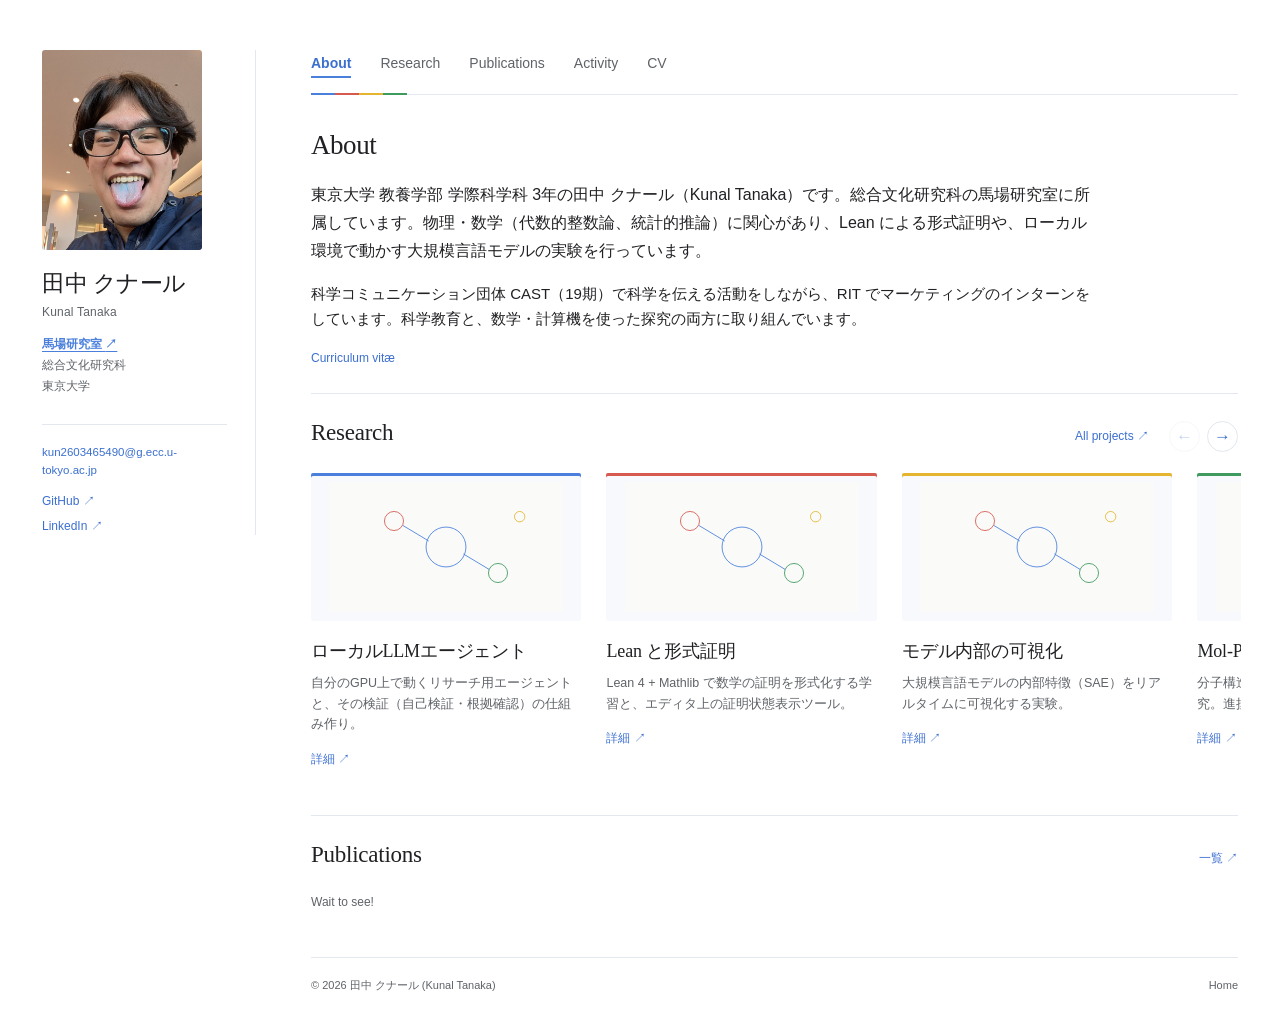
<file: index.html>
<!doctype html>
<html lang="ja">
  <head>
    <meta charset="utf-8">
    <meta name="viewport" content="width=device-width, initial-scale=1">
    <meta name="color-scheme" content="light">
    <title>田中 クナール · Kunal Tanaka</title>
    <meta name="description" content="東京大学 学際科学科の Kunal Tanaka のウェブサイト。">
    <meta name="theme-color" content="#ffffff">
    <link rel="icon" href="assets/images/favicon.svg" type="image/svg+xml">
    <link rel="stylesheet" href="assets/css/site.css">
    <script src="assets/js/carousel.js" defer></script>
  </head>
  <body>
    <a class="skip-link" href="#main-content">Skip to content</a>
    <div class="site-shell">
      <!-- SIDEBAR: replace portrait, name, affiliation, links. Used on every page. -->
      <aside class="site-sidebar" aria-label="Profile and contact">
        <div class="profile">
          <a class="portrait-link" href="./" aria-label="田中 クナール (Kunal Tanaka) — homepage"><img class="portrait" src="assets/images/portrait.jpg" onerror="this.onerror=null;this.src='assets/images/portrait.svg'" alt="田中 クナール (Kunal Tanaka) の写真" width="160" height="200"></a>
          <a class="profile-name" href="./">田中 クナール</a><span class="profile-name-en">Kunal Tanaka</span>
          <p class="profile-affiliation"><a class="team-link" href="https://bb.c.u-tokyo.ac.jp">馬場研究室 <span aria-hidden="true">↗</span></a><br>総合文化研究科<br>東京大学</p>
        </div>
        <div class="profile-links">
          <a href="mailto:kun2603465490@g.ecc.u-tokyo.ac.jp">kun2603465490@g.ecc.u-tokyo.ac.jp</a>
          <a href="https://github.com/kunaltanaka">GitHub <span aria-hidden="true">↗</span></a>
          <a href="https://www.linkedin.com/in/%E3%82%AF%E3%83%8A%E3%83%BC%E3%83%AB-%E7%94%B0%E4%B8%AD-b22467379/">LinkedIn <span aria-hidden="true">↗</span></a>
        </div>
      </aside>

      <div class="main-column">
        <header class="site-header"><nav class="site-navigation" aria-label="Main navigation">
    <a href="./" aria-current="page">About</a>
    <a href="research/">Research</a>
    <a href="publications/">Publications</a>
    <a href="activity/">Activity</a>
    <a href="cv/">CV</a>
        </nav></header>
        <main id="main-content">
<header class="home-intro">
  <h1>About</h1>
  <div class="prose"><p>東京大学 教養学部 学際科学科 3年の田中 クナール（Kunal Tanaka）です。総合文化研究科の馬場研究室に所属しています。物理・数学（代数的整数論、統計的推論）に関心があり、Lean による形式証明や、ローカル環境で動かす大規模言語モデルの実験を行っています。</p>
<p>科学コミュニケーション団体 CAST（19期）で科学を伝える活動をしながら、RIT でマーケティングのインターンをしています。科学教育と、数学・計算機を使った探究の両方に取り組んでいます。</p></div>
  <div class="text-links"><a href="cv/">Curriculum vitæ</a></div>
</header>
<section class="research-section" aria-labelledby="research-heading">
  <div class="section-heading">
    <h2 id="research-heading">Research</h2>
    <div class="research-navigation">
      <a href="research/">All projects <span aria-hidden="true">↗</span></a>
      <div class="project-controls" hidden>
        <button type="button" data-project-step="-1" aria-label="Previous projects"><span aria-hidden="true">←</span></button>
        <button type="button" data-project-step="1" aria-label="Next projects"><span aria-hidden="true">→</span></button>
      </div>
    </div>
  </div>
  <div class="project-grid project-carousel" data-project-carousel tabindex="0" role="region" aria-label="研究プロジェクト。横にスクロールできます">
<article class="project-card">
  <a class="project-thumbnail" href="research/"><img src="assets/images/thumb.svg" alt="ローカルLLMエージェントの概念図" width="540" height="300" loading="lazy"></a>
  <h3><a href="research/">ローカルLLMエージェント</a></h3>
  <p>自分のGPU上で動くリサーチ用エージェントと、その検証（自己検証・根拠確認）の仕組み作り。</p>
  <a class="project-more" href="research/">詳細 <span aria-hidden="true">↗</span></a>
</article>
<article class="project-card">
  <a class="project-thumbnail" href="research/"><img src="assets/images/thumb.svg" alt="Lean と形式証明の概念図" width="540" height="300" loading="lazy"></a>
  <h3><a href="research/">Lean と形式証明</a></h3>
  <p>Lean 4 + Mathlib で数学の証明を形式化する学習と、エディタ上の証明状態表示ツール。</p>
  <a class="project-more" href="research/">詳細 <span aria-hidden="true">↗</span></a>
</article>
<article class="project-card">
  <a class="project-thumbnail" href="research/"><img src="assets/images/thumb.svg" alt="モデル内部の可視化の概念図" width="540" height="300" loading="lazy"></a>
  <h3><a href="research/">モデル内部の可視化</a></h3>
  <p>大規模言語モデルの内部特徴（SAE）をリアルタイムに可視化する実験。</p>
  <a class="project-more" href="research/">詳細 <span aria-hidden="true">↗</span></a>
</article>
<article class="project-card">
  <a class="project-thumbnail" href="research/"><img src="assets/images/thumb.svg" alt="Mol-PECO / M2ORの概念図" width="540" height="300" loading="lazy"></a>
  <h3><a href="research/">Mol-PECO / M2OR</a></h3>
  <p>分子構造と匂いの対応を機械学習で扱う研究。進捗報告をまとめている。</p>
  <a class="project-more" href="research/">詳細 <span aria-hidden="true">↗</span></a>
</article>
  </div>
</section>
<section class="selected-section" aria-labelledby="selected-heading">
  <div class="section-heading"><h2 id="selected-heading">Publications</h2><a href="publications/">一覧 <span aria-hidden="true">↗</span></a></div>
  <p class="bibliography-note">Wait to see!</p>
</section>

        </main>
        <footer class="site-footer"><span>© 2026 田中 クナール (Kunal Tanaka)</span><a href="index.html">Home</a></footer>
      </div>
    </div>
  </body>
</html>
</file>
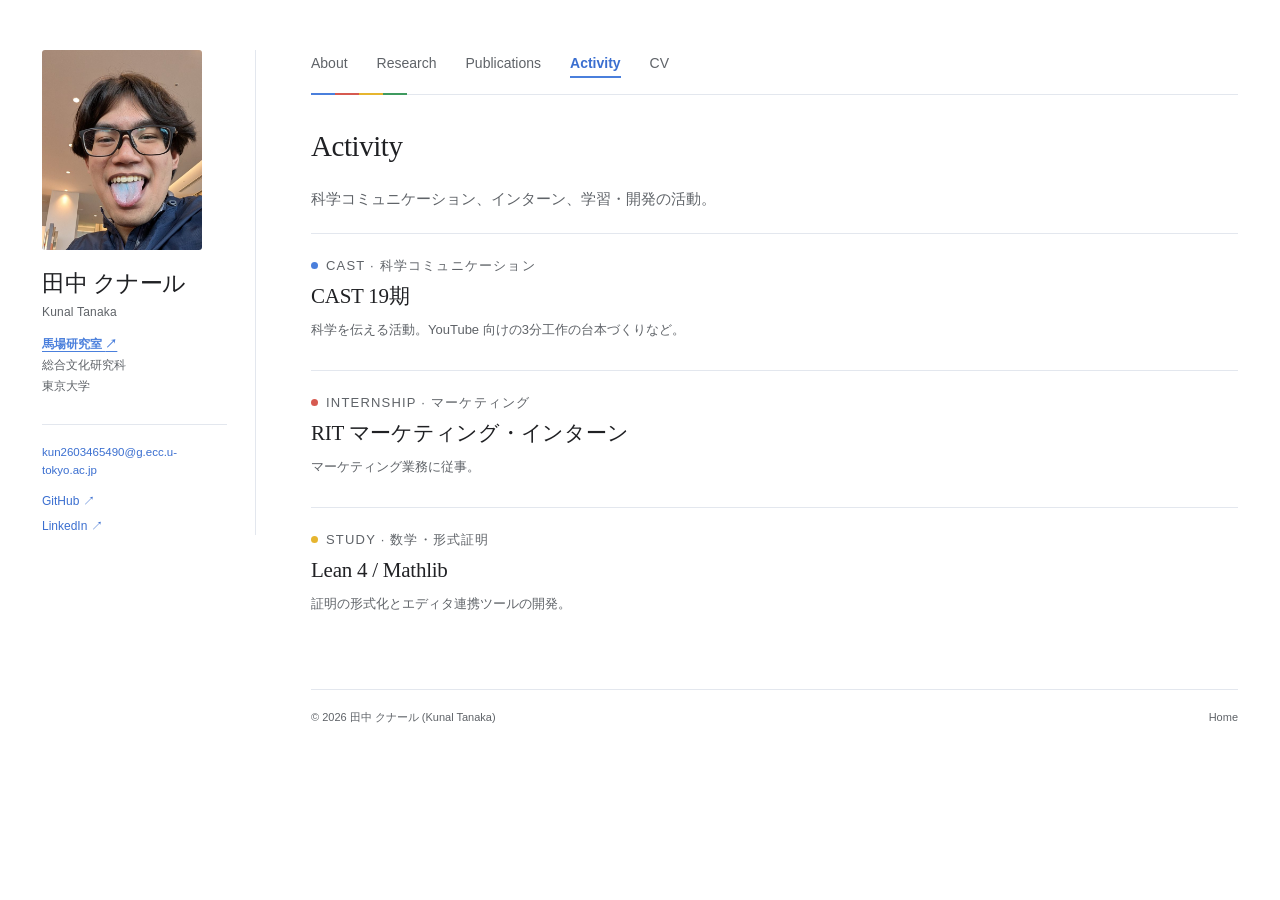
<file: activity/index.html>
<!doctype html>
<html lang="ja">
  <head>
    <meta charset="utf-8">
    <meta name="viewport" content="width=device-width, initial-scale=1">
    <meta name="color-scheme" content="light">
    <title>Activity · 田中 クナール</title>
    <meta name="description" content="活動。">
    <meta name="theme-color" content="#ffffff">
    <link rel="icon" href="../assets/images/favicon.svg" type="image/svg+xml">
    <link rel="stylesheet" href="../assets/css/site.css">
  </head>
  <body>
    <a class="skip-link" href="#main-content">Skip to content</a>
    <div class="site-shell">
      <!-- SIDEBAR: replace portrait, name, affiliation, links. Used on every page. -->
      <aside class="site-sidebar" aria-label="Profile and contact">
        <div class="profile">
          <a class="portrait-link" href="../" aria-label="田中 クナール (Kunal Tanaka) — homepage"><img class="portrait" src="../assets/images/portrait.jpg" onerror="this.onerror=null;this.src='../assets/images/portrait.svg'" alt="田中 クナール (Kunal Tanaka) の写真" width="160" height="200"></a>
          <a class="profile-name" href="../">田中 クナール</a><span class="profile-name-en">Kunal Tanaka</span>
          <p class="profile-affiliation"><a class="team-link" href="https://bb.c.u-tokyo.ac.jp">馬場研究室 <span aria-hidden="true">↗</span></a><br>総合文化研究科<br>東京大学</p>
        </div>
        <div class="profile-links">
          <a href="mailto:kun2603465490@g.ecc.u-tokyo.ac.jp">kun2603465490@g.ecc.u-tokyo.ac.jp</a>
          <a href="https://github.com/kunaltanaka">GitHub <span aria-hidden="true">↗</span></a>
          <a href="https://www.linkedin.com/in/%E3%82%AF%E3%83%8A%E3%83%BC%E3%83%AB-%E7%94%B0%E4%B8%AD-b22467379/">LinkedIn <span aria-hidden="true">↗</span></a>
        </div>
      </aside>

      <div class="main-column">
        <header class="site-header"><nav class="site-navigation" aria-label="Main navigation">
    <a href="../">About</a>
    <a href="../research/">Research</a>
    <a href="../publications/">Publications</a>
    <a href="../activity/" aria-current="page">Activity</a>
    <a href="../cv/">CV</a>
        </nav></header>
        <main id="main-content">
<article class="page-content">
  <header class="page-header">
    <h1>Activity</h1>
    <p class="page-description">科学コミュニケーション、インターン、学習・開発の活動。</p>
  </header>
<article class="activity-entry"><p class="eyebrow">CAST · 科学コミュニケーション</p><h2>CAST 19期</h2><p>科学を伝える活動。YouTube 向けの3分工作の台本づくりなど。</p></article>
<article class="activity-entry"><p class="eyebrow">Internship · マーケティング</p><h2>RIT マーケティング・インターン</h2><p>マーケティング業務に従事。</p></article>
<article class="activity-entry"><p class="eyebrow">Study · 数学・形式証明</p><h2>Lean 4 / Mathlib</h2><p>証明の形式化とエディタ連携ツールの開発。</p></article>
</article>

        </main>
        <footer class="site-footer"><span>© 2026 田中 クナール (Kunal Tanaka)</span><a href="../index.html">Home</a></footer>
      </div>
    </div>
  </body>
</html>
</file>
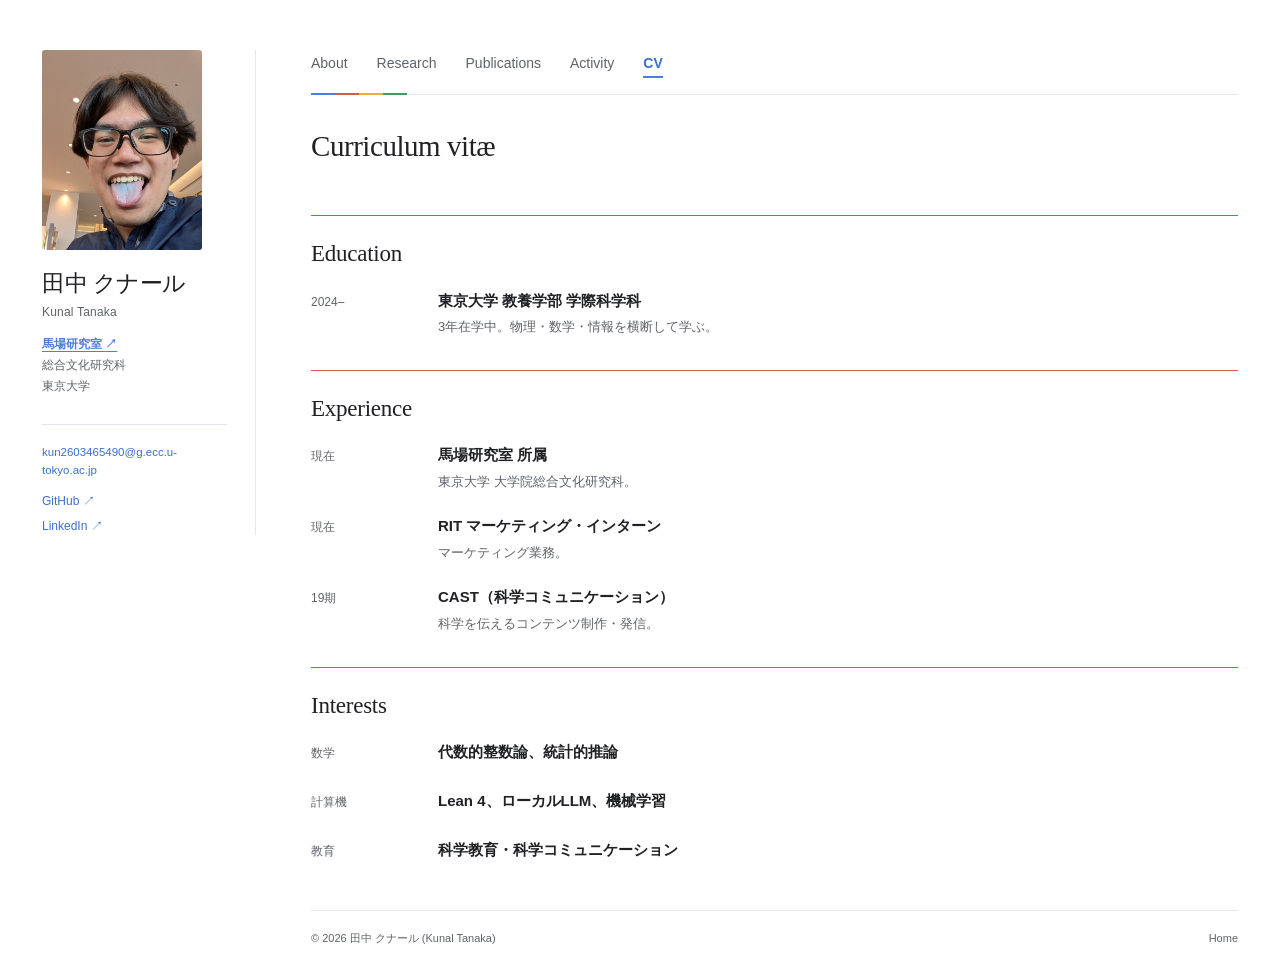
<file: cv/index.html>
<!doctype html>
<html lang="ja">
  <head>
    <meta charset="utf-8">
    <meta name="viewport" content="width=device-width, initial-scale=1">
    <meta name="color-scheme" content="light">
    <title>CV · 田中 クナール</title>
    <meta name="description" content="経歴。">
    <meta name="theme-color" content="#ffffff">
    <link rel="icon" href="../assets/images/favicon.svg" type="image/svg+xml">
    <link rel="stylesheet" href="../assets/css/site.css">
  </head>
  <body>
    <a class="skip-link" href="#main-content">Skip to content</a>
    <div class="site-shell">
      <!-- SIDEBAR: replace portrait, name, affiliation, links. Used on every page. -->
      <aside class="site-sidebar" aria-label="Profile and contact">
        <div class="profile">
          <a class="portrait-link" href="../" aria-label="田中 クナール (Kunal Tanaka) — homepage"><img class="portrait" src="../assets/images/portrait.jpg" onerror="this.onerror=null;this.src='../assets/images/portrait.svg'" alt="田中 クナール (Kunal Tanaka) の写真" width="160" height="200"></a>
          <a class="profile-name" href="../">田中 クナール</a><span class="profile-name-en">Kunal Tanaka</span>
          <p class="profile-affiliation"><a class="team-link" href="https://bb.c.u-tokyo.ac.jp">馬場研究室 <span aria-hidden="true">↗</span></a><br>総合文化研究科<br>東京大学</p>
        </div>
        <div class="profile-links">
          <a href="mailto:kun2603465490@g.ecc.u-tokyo.ac.jp">kun2603465490@g.ecc.u-tokyo.ac.jp</a>
          <a href="https://github.com/kunaltanaka">GitHub <span aria-hidden="true">↗</span></a>
          <a href="https://www.linkedin.com/in/%E3%82%AF%E3%83%8A%E3%83%BC%E3%83%AB-%E7%94%B0%E4%B8%AD-b22467379/">LinkedIn <span aria-hidden="true">↗</span></a>
        </div>
      </aside>

      <div class="main-column">
        <header class="site-header"><nav class="site-navigation" aria-label="Main navigation">
    <a href="../">About</a>
    <a href="../research/">Research</a>
    <a href="../publications/">Publications</a>
    <a href="../activity/">Activity</a>
    <a href="../cv/" aria-current="page">CV</a>
        </nav></header>
        <main id="main-content">
<article class="page-content">
  <header class="page-header">
    <h1>Curriculum vitæ</h1>
  </header>
<section class="cv-section">
<h2>Education</h2>
<div class="cv-entry"><span class="cv-date">2024–</span><div><h3>東京大学 教養学部 学際科学科</h3><p>3年在学中。物理・数学・情報を横断して学ぶ。</p></div></div>
</section>
<section class="cv-section">
<h2>Experience</h2>
<div class="cv-entry"><span class="cv-date">現在</span><div><h3>馬場研究室 所属</h3><p>東京大学 大学院総合文化研究科。</p></div></div>
<div class="cv-entry"><span class="cv-date">現在</span><div><h3>RIT マーケティング・インターン</h3><p>マーケティング業務。</p></div></div>
<div class="cv-entry"><span class="cv-date">19期</span><div><h3>CAST（科学コミュニケーション）</h3><p>科学を伝えるコンテンツ制作・発信。</p></div></div>
</section>
<section class="cv-section">
<h2>Interests</h2>
<div class="cv-entry"><span class="cv-date">数学</span><div><h3>代数的整数論、統計的推論</h3><p></p></div></div>
<div class="cv-entry"><span class="cv-date">計算機</span><div><h3>Lean 4、ローカルLLM、機械学習</h3><p></p></div></div>
<div class="cv-entry"><span class="cv-date">教育</span><div><h3>科学教育・科学コミュニケーション</h3><p></p></div></div>
</section>
</article>

        </main>
        <footer class="site-footer"><span>© 2026 田中 クナール (Kunal Tanaka)</span><a href="../index.html">Home</a></footer>
      </div>
    </div>
  </body>
</html>
</file>
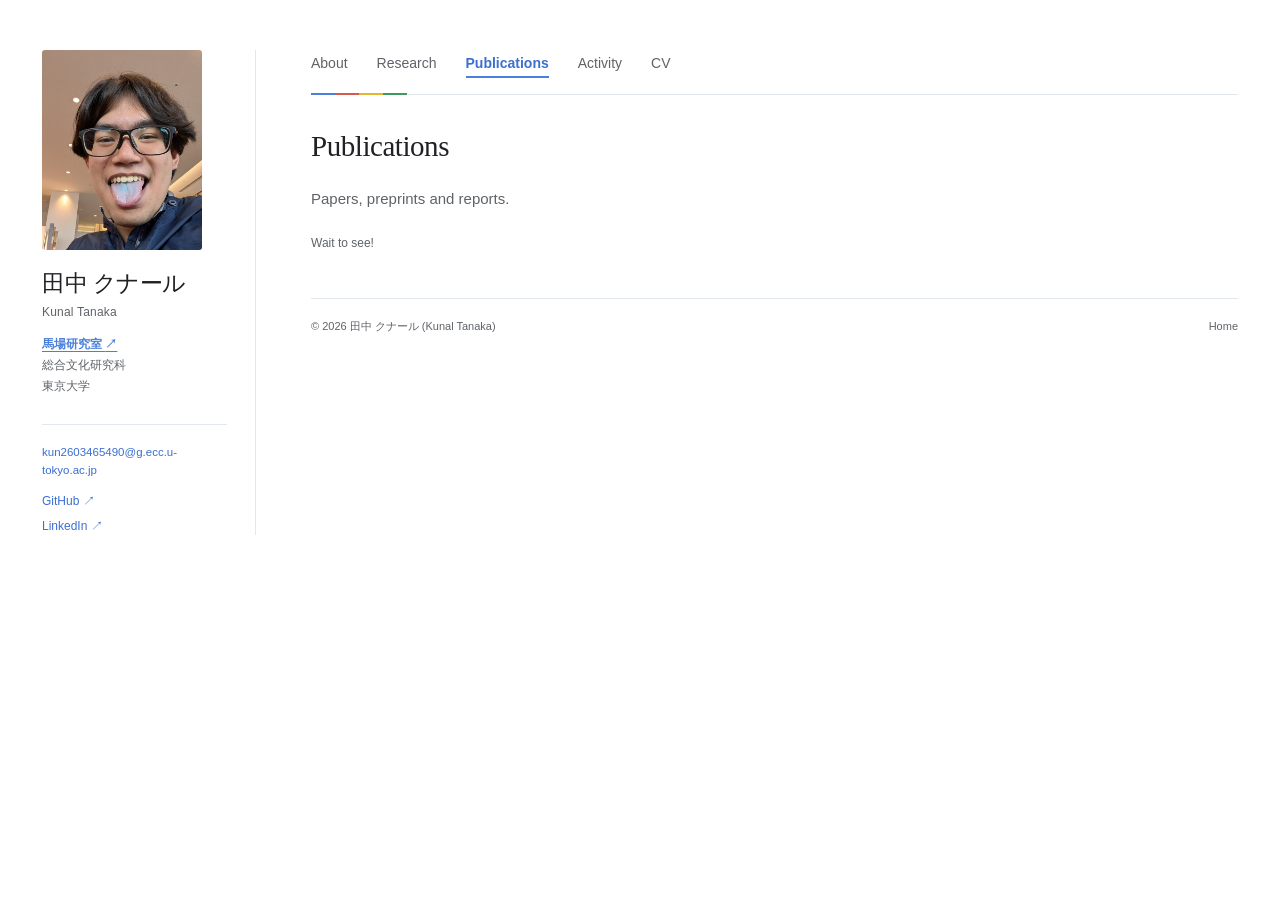
<file: publications/index.html>
<!doctype html>
<html lang="ja">
  <head>
    <meta charset="utf-8">
    <meta name="viewport" content="width=device-width, initial-scale=1">
    <meta name="color-scheme" content="light">
    <title>Publications · 田中 クナール</title>
    <meta name="description" content="論文・報告書。">
    <meta name="theme-color" content="#ffffff">
    <link rel="icon" href="../assets/images/favicon.svg" type="image/svg+xml">
    <link rel="stylesheet" href="../assets/css/site.css">
  </head>
  <body>
    <a class="skip-link" href="#main-content">Skip to content</a>
    <div class="site-shell">
      <!-- SIDEBAR: replace portrait, name, affiliation, links. Used on every page. -->
      <aside class="site-sidebar" aria-label="Profile and contact">
        <div class="profile">
          <a class="portrait-link" href="../" aria-label="田中 クナール (Kunal Tanaka) — homepage"><img class="portrait" src="../assets/images/portrait.jpg" onerror="this.onerror=null;this.src='../assets/images/portrait.svg'" alt="田中 クナール (Kunal Tanaka) の写真" width="160" height="200"></a>
          <a class="profile-name" href="../">田中 クナール</a><span class="profile-name-en">Kunal Tanaka</span>
          <p class="profile-affiliation"><a class="team-link" href="https://bb.c.u-tokyo.ac.jp">馬場研究室 <span aria-hidden="true">↗</span></a><br>総合文化研究科<br>東京大学</p>
        </div>
        <div class="profile-links">
          <a href="mailto:kun2603465490@g.ecc.u-tokyo.ac.jp">kun2603465490@g.ecc.u-tokyo.ac.jp</a>
          <a href="https://github.com/kunaltanaka">GitHub <span aria-hidden="true">↗</span></a>
          <a href="https://www.linkedin.com/in/%E3%82%AF%E3%83%8A%E3%83%BC%E3%83%AB-%E7%94%B0%E4%B8%AD-b22467379/">LinkedIn <span aria-hidden="true">↗</span></a>
        </div>
      </aside>

      <div class="main-column">
        <header class="site-header"><nav class="site-navigation" aria-label="Main navigation">
    <a href="../">About</a>
    <a href="../research/">Research</a>
    <a href="../publications/" aria-current="page">Publications</a>
    <a href="../activity/">Activity</a>
    <a href="../cv/">CV</a>
        </nav></header>
        <main id="main-content">
<article class="page-content">
  <header class="page-header">
    <h1>Publications</h1>
    <p class="page-description">Papers, preprints and reports.</p>
  </header>
  <p class="bibliography-note">Wait to see!</p>
</article>

        </main>
        <footer class="site-footer"><span>© 2026 田中 クナール (Kunal Tanaka)</span><a href="../index.html">Home</a></footer>
      </div>
    </div>
  </body>
</html>
</file>
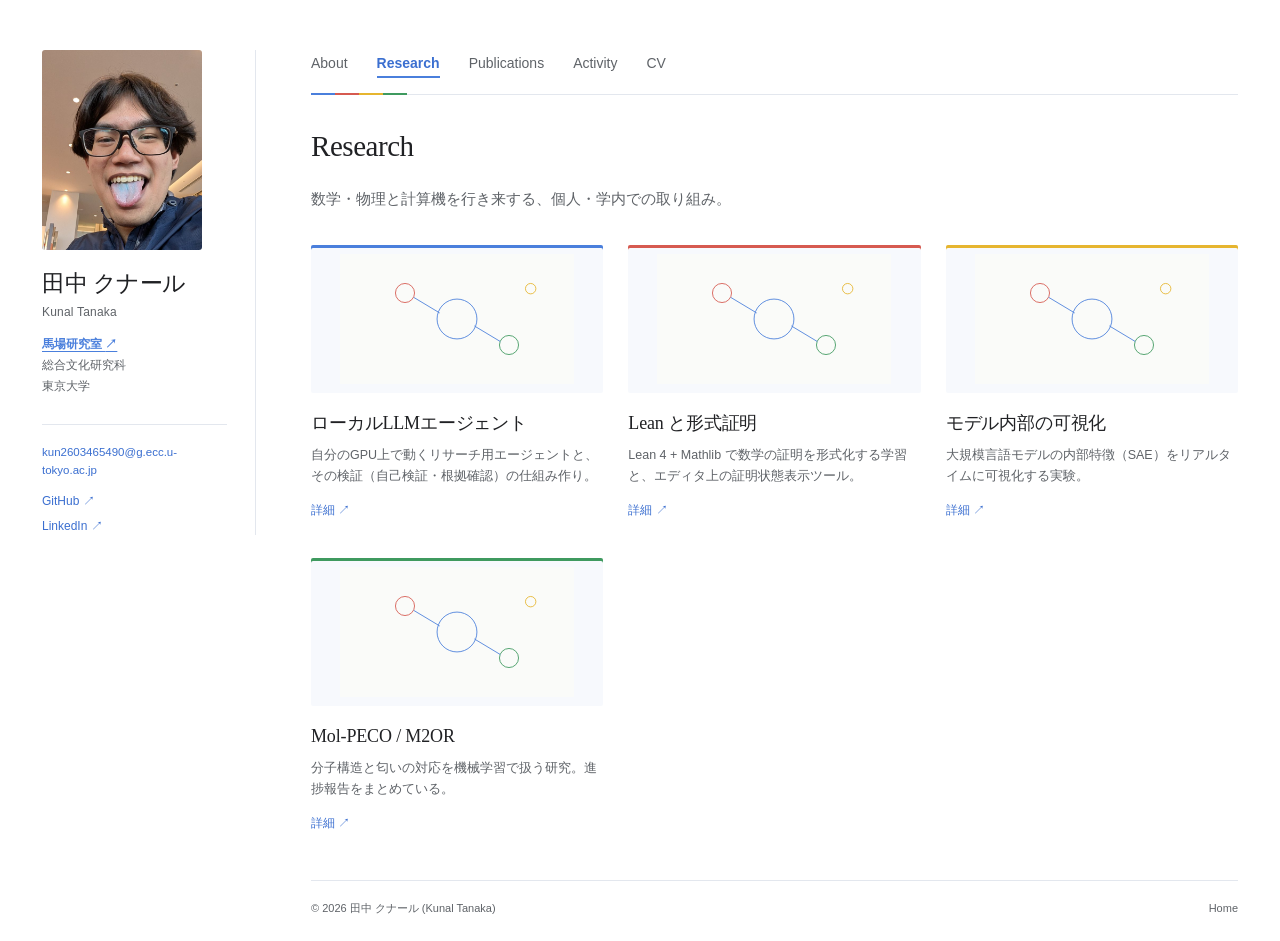
<file: research/index.html>
<!doctype html>
<html lang="ja">
  <head>
    <meta charset="utf-8">
    <meta name="viewport" content="width=device-width, initial-scale=1">
    <meta name="color-scheme" content="light">
    <title>Research · 田中 クナール</title>
    <meta name="description" content="取り組んでいるプロジェクト。">
    <meta name="theme-color" content="#ffffff">
    <link rel="icon" href="../assets/images/favicon.svg" type="image/svg+xml">
    <link rel="stylesheet" href="../assets/css/site.css">
  </head>
  <body>
    <a class="skip-link" href="#main-content">Skip to content</a>
    <div class="site-shell">
      <!-- SIDEBAR: replace portrait, name, affiliation, links. Used on every page. -->
      <aside class="site-sidebar" aria-label="Profile and contact">
        <div class="profile">
          <a class="portrait-link" href="../" aria-label="田中 クナール (Kunal Tanaka) — homepage"><img class="portrait" src="../assets/images/portrait.jpg" onerror="this.onerror=null;this.src='../assets/images/portrait.svg'" alt="田中 クナール (Kunal Tanaka) の写真" width="160" height="200"></a>
          <a class="profile-name" href="../">田中 クナール</a><span class="profile-name-en">Kunal Tanaka</span>
          <p class="profile-affiliation"><a class="team-link" href="https://bb.c.u-tokyo.ac.jp">馬場研究室 <span aria-hidden="true">↗</span></a><br>総合文化研究科<br>東京大学</p>
        </div>
        <div class="profile-links">
          <a href="mailto:kun2603465490@g.ecc.u-tokyo.ac.jp">kun2603465490@g.ecc.u-tokyo.ac.jp</a>
          <a href="https://github.com/kunaltanaka">GitHub <span aria-hidden="true">↗</span></a>
          <a href="https://www.linkedin.com/in/%E3%82%AF%E3%83%8A%E3%83%BC%E3%83%AB-%E7%94%B0%E4%B8%AD-b22467379/">LinkedIn <span aria-hidden="true">↗</span></a>
        </div>
      </aside>

      <div class="main-column">
        <header class="site-header"><nav class="site-navigation" aria-label="Main navigation">
    <a href="../">About</a>
    <a href="../research/" aria-current="page">Research</a>
    <a href="../publications/">Publications</a>
    <a href="../activity/">Activity</a>
    <a href="../cv/">CV</a>
        </nav></header>
        <main id="main-content">
<article class="page-content">
  <header class="page-header">
    <h1>Research</h1>
    <p class="page-description">数学・物理と計算機を行き来する、個人・学内での取り組み。</p>
  </header>
  <div class="research-overview"><div class="project-grid">
<article class="project-card">
  <a class="project-thumbnail" href="../research/"><img src="../assets/images/thumb.svg" alt="ローカルLLMエージェントの概念図" width="540" height="300" loading="lazy"></a>
  <h3><a href="../research/">ローカルLLMエージェント</a></h3>
  <p>自分のGPU上で動くリサーチ用エージェントと、その検証（自己検証・根拠確認）の仕組み作り。</p>
  <a class="project-more" href="../research/">詳細 <span aria-hidden="true">↗</span></a>
</article>
<article class="project-card">
  <a class="project-thumbnail" href="../research/"><img src="../assets/images/thumb.svg" alt="Lean と形式証明の概念図" width="540" height="300" loading="lazy"></a>
  <h3><a href="../research/">Lean と形式証明</a></h3>
  <p>Lean 4 + Mathlib で数学の証明を形式化する学習と、エディタ上の証明状態表示ツール。</p>
  <a class="project-more" href="../research/">詳細 <span aria-hidden="true">↗</span></a>
</article>
<article class="project-card">
  <a class="project-thumbnail" href="../research/"><img src="../assets/images/thumb.svg" alt="モデル内部の可視化の概念図" width="540" height="300" loading="lazy"></a>
  <h3><a href="../research/">モデル内部の可視化</a></h3>
  <p>大規模言語モデルの内部特徴（SAE）をリアルタイムに可視化する実験。</p>
  <a class="project-more" href="../research/">詳細 <span aria-hidden="true">↗</span></a>
</article>
<article class="project-card">
  <a class="project-thumbnail" href="../research/"><img src="../assets/images/thumb.svg" alt="Mol-PECO / M2ORの概念図" width="540" height="300" loading="lazy"></a>
  <h3><a href="../research/">Mol-PECO / M2OR</a></h3>
  <p>分子構造と匂いの対応を機械学習で扱う研究。進捗報告をまとめている。</p>
  <a class="project-more" href="../research/">詳細 <span aria-hidden="true">↗</span></a>
</article>
  </div></div>
</article>

        </main>
        <footer class="site-footer"><span>© 2026 田中 クナール (Kunal Tanaka)</span><a href="../index.html">Home</a></footer>
      </div>
    </div>
  </body>
</html>
</file>
<file: assets/css/site.css>
:root {
  color-scheme: light;
  --paper: #fff;
  --ink: #202124;
  --muted: #5f6368;
  --accent: #3b6fd0;
  --rule: #e3e7ee;
  --wash: #f5f8fd;
  --blue: #4a7fdc;
  --red: #d65a50;
  --yellow: #e6b52f;
  --green: #3f9a5f;
  --serif: Georgia, "Times New Roman", serif;
  --sans: -apple-system, BlinkMacSystemFont, "Segoe UI", Arial, sans-serif;
}
* { box-sizing: border-box; }
html { background: var(--paper); scroll-behavior: smooth; scroll-padding-top: 24px; }
body { margin: 0; background: var(--paper); color: var(--ink); font-family: var(--sans); font-size: 15px; line-height: 1.7; -webkit-font-smoothing: antialiased; }
a { color: var(--accent); text-decoration: none; text-underline-offset: 3px; }
a:hover { text-decoration: underline; }
a:focus-visible, summary:focus-visible, button:focus-visible, .project-carousel:focus-visible { outline: 2px solid var(--accent); outline-offset: 5px; border-radius: 2px; }
img { max-width: 100%; }
h1, h2, h3, p, figure { margin-top: 0; }
h1, h2 { font-family: var(--serif); font-weight: 400; }
h1 { margin-bottom: 21px; font-size: 29px; line-height: 1.3; letter-spacing: -.45px; }
h2 { margin-bottom: 20px; font-size: 23px; line-height: 1.35; letter-spacing: -.25px; }
h3 { font-size: 16px; font-weight: 600; line-height: 1.45; }
p { margin-bottom: 16px; }
strong { font-weight: 600; }
.skip-link { position: absolute; top: -100px; left: 16px; background: white; padding: 10px 18px; z-index: 10; }
.skip-link:focus { top: 12px; }
.site-shell { display: grid; grid-template-columns: 214px minmax(0, 1fr); gap: 55px; max-width: 1280px; padding: 50px 42px 24px; margin: auto; }
.site-sidebar { align-self: start; padding-right: 28px; border-right: 1px solid var(--rule); }
.portrait-link { display: block; width: 160px; }
.portrait { display: block; width: 160px; height: 200px; object-fit: cover; object-position: 50% 24%; border-radius: 3px; }
.profile-name { display: block; color: var(--ink); font-family: var(--serif); font-size: 23px; line-height: 1.3; letter-spacing: -.4px; margin-top: 19px; }
.profile-affiliation { font-size: 12px; color: var(--muted); line-height: 1.75; margin: 12px 0 27px; }
.profile-affiliation a { color: inherit; }
.profile-affiliation .team-link { color: var(--accent); font-weight: 600; text-decoration: underline; }
.site-header { position: relative; border-bottom: 1px solid var(--rule); padding-bottom: 16px; margin-bottom: 30px; }
.site-navigation { display: flex; flex-wrap: wrap; gap: 8px 29px; }
.site-navigation a { display: block; padding: 2px 0; font-size: 14px; color: var(--muted); }
.site-navigation a[aria-current] { color: var(--accent); font-weight: 600; }
.profile-links { border-top: 1px solid var(--rule); padding-top: 19px; display: flex; flex-direction: column; align-items: start; gap: 7px; }
.profile-links a { font-size: 12px; line-height: 1.5; overflow-wrap: anywhere; }
.profile-links a:first-child { font-size: 11.5px; margin-bottom: 6px; }
.main-column { min-width: 0; }
.eyebrow { margin-bottom: 12px; color: var(--muted); font-size: 11px; line-height: 1.5; letter-spacing: 1.2px; text-transform: uppercase; }
.home-intro { padding-top: 3px; padding-bottom: 25px; }
.home-intro h1 { font-size: 27px; margin-bottom: 18px; }
.home-intro .prose { max-width: 780px; }
.home-intro .prose p:first-child { font-size: 16px; line-height: 1.75; }
.prose { max-width: 800px; }
.prose h2 { margin-top: 36px; }
.prose h3 { margin-top: 28px; }
.prose li { margin-bottom: 8px; }
.prose img { height: auto; }
.section-heading { border-top: 1px solid var(--rule); padding-top: 23px; margin-bottom: 21px; display: flex; justify-content: space-between; align-items: baseline; gap: 15px; }
.section-heading h2 { margin: 0; }
.section-heading > a { font-size: 12px; white-space: nowrap; }
.project-grid { display: grid; grid-template-columns: repeat(3, minmax(0, 1fr)); gap: 25px; }
.project-card { min-width: 0; }
.project-thumbnail { display: flex; align-items: center; justify-content: center; width: 100%; height: 148px; margin-bottom: 17px; background: #f7f9fd; overflow: hidden; border-radius: 2px; }
.project-thumbnail img { display: block; width: 100%; height: 100%; object-fit: contain; padding: 9px; }
.project-card h3 { margin: 0 0 9px; font-family: var(--serif); font-size: 18px; font-weight: 400; letter-spacing: -.15px; }
.project-card h3 a { color: var(--ink); }
.project-card > p { margin: 0 0 10px; font-size: 12.5px; line-height: 1.65; color: var(--muted); }
.project-more { font-size: 12px; }
.research-navigation { display: flex; align-items: center; gap: 20px; }
.research-navigation > a { font-size: 12px; white-space: nowrap; }
.project-controls { display: flex; gap: 7px; }
.project-controls[hidden] { display: none; }
.project-controls button { width: 31px; height: 31px; padding: 0; border: 1px solid var(--rule); border-radius: 50%; background: var(--paper); color: var(--accent); font: 17px/1 var(--sans); cursor: pointer; }
.project-controls button:hover:enabled { background: var(--wash); border-color: var(--accent); }
.project-controls button:disabled { opacity: .3; cursor: default; }
.project-carousel { --project-gap: 25px; grid-template-columns: none; grid-auto-flow: column; grid-auto-columns: calc((100% - 3 * var(--project-gap)) / 3.15); gap: var(--project-gap); overflow-x: auto; overscroll-behavior-x: contain; scroll-snap-type: x mandatory; scroll-padding-inline: 3px; scrollbar-width: thin; scrollbar-color: #b8c4da var(--wash); padding: 6px 3px 17px; margin: -6px -3px 28px; }
.project-carousel .project-card { scroll-snap-align: start; }
.selected-section { margin-top: 4px; }
.publication-item { display: grid; grid-template-columns: 43px minmax(0, 1fr); gap: 16px; margin: 25px 0 28px; }
.publication-year { color: var(--muted); font-size: 12px; padding-top: 3px; }
.publication-body { min-width: 0; }
.publication-body h3 { font-family: var(--serif); font-size: 18px; font-weight: 400; margin: 0 0 7px; line-height: 1.45; }
.publication-body h3 a { color: var(--ink); }
.publication-status { display: inline-block; vertical-align: middle; margin: 0 0 2px 7px; padding: 1px 6px; border: 1px solid var(--rule); border-radius: 3px; background: var(--wash); color: var(--muted); font-family: var(--sans); font-size: 10px; line-height: 1.6; white-space: nowrap; }
.publication-authors { color: var(--muted); font-size: 12px; line-height: 1.65; margin: 0 0 5px; }
.publication-authors strong { color: var(--ink); font-weight: 600; }
.publication-venue { color: var(--muted); font-size: 12px; margin: 0 0 8px; }
.publication-links { display: flex; flex-wrap: wrap; gap: 5px 16px; margin: 9px 0 0; font-size: 12px; line-height: 1.6; }
.publication-links:empty { display: none; }
.publication-abstract { margin-top: 10px; font-size: 12px; }
summary { color: var(--accent); cursor: pointer; width: fit-content; }
.publication-abstract > p { color: var(--muted); margin-top: 10px; }
.text-links { display: flex; flex-wrap: wrap; gap: 20px; font-size: 12px; }
.site-footer { display: flex; flex-wrap: wrap; justify-content: space-between; gap: 12px; border-top: 1px solid var(--rule); margin-top: 45px; padding-top: 18px; color: var(--muted); font-size: 11px; }
.site-footer a { color: inherit; }
.page-header { padding: 3px 0 21px; }
.page-header h1 { max-width: 850px; }
.page-description { color: var(--muted); max-width: 700px; margin-bottom: 0; }
.page-content > h2 { margin-top: 34px; border-top: 1px solid var(--rule); padding-top: 24px; }
.bibliography-section { margin-top: 26px; padding-top: 20px; border-top: 1px solid var(--rule); }
.bibliography-section > h2 { margin-bottom: 23px; }
.bibliography-section .publication-item { margin-bottom: 28px; }
.bibliography-note { font-size: 12px; color: var(--muted); }
.research-overview .project-grid { margin-top: 12px; row-gap: 36px; }
.project-figure { margin: 3px 0 29px; max-width: 820px; }
.project-figure img { display: block; width: 100%; height: auto; max-height: 370px; object-fit: contain; background: #f7f9fd; padding: 20px; }
.project-figure figcaption { margin-top: 8px; font-size: 11px; color: var(--muted); }
.related-publications { margin-top: 40px; padding-top: 25px; border-top: 1px solid var(--rule); }
.back-link { margin-top: 33px; font-size: 12px; }
.publication-page .page-header { padding-bottom: 6px; }
.publication-page .page-header h1 { font-size: 27px; }
.publication-page > .publication-authors { font-size: 14px; margin-bottom: 12px; }
.publication-page > .publication-venue { font-size: 14px; }
.publication-page > .publication-links { margin: 20px 0 25px; }
.citation { border-top: 1px solid var(--rule); padding-top: 19px; margin-top: 30px; font-size: 12px; }
pre { max-width: 100%; padding: 18px; font-size: 11px; line-height: 1.6; white-space: pre-wrap; overflow-wrap: anywhere; background: var(--wash); border-radius: 3px; }
code { font-size: .9em; }
.cv-section { margin: 8px 0 32px; }
.cv-section h2 { padding-top: 22px; border-top: 1px solid var(--rule); }
.cv-entry { display: grid; grid-template-columns: 110px minmax(0, 1fr); gap: 17px; margin: 0 0 22px; }
.cv-date { font-size: 12px; color: var(--muted); padding-top: 2px; }
.cv-entry h3 { font-size: 15px; font-weight: 600; margin: 0 0 5px; }
.cv-entry p { font-size: 13px; color: var(--muted); margin: 0; }
.activity-entry { padding: 22px 0; border-top: 1px solid var(--rule); }
.activity-entry h2 { font-family: var(--serif); font-size: 21px; margin-bottom: 8px; }
.activity-entry p { font-size: 13px; color: var(--muted); margin-bottom: 7px; }
.small-note { font-size: 12px; color: var(--muted); }
.archive__item { border-top: 1px solid var(--rule); padding: 20px 0; }
.archive__item-title { margin: 0 0 10px; font-size: 21px; }
.archive__item p { font-size: 13px; }
@media (min-width: 1350px) { .site-shell { gap: 65px; } .project-thumbnail { height: 165px; } }
@media (max-width: 1050px) { .site-shell { grid-template-columns: 190px minmax(0, 1fr); gap: 32px; padding: 35px 28px 22px; } .site-sidebar { padding-right: 22px; } .portrait,.portrait-link { width: 145px; } .portrait { height: 181px; } .project-grid { gap: 18px; } .project-thumbnail { height: 125px; } .project-card h3 { font-size: 17px; } }
@media (max-width: 800px) { .site-shell { grid-template-columns: 1fr; gap: 24px; max-width: 720px; padding: 24px 25px; } .site-sidebar { border-right: 0; padding: 0; } .profile { display: grid; grid-template-columns: 90px minmax(0, 1fr); gap: 0 17px; } .portrait-link { grid-row: 1 / 3; width: 90px; } .portrait { width: 90px; height: 113px; } .profile-name { font-size: 22px; margin-top: 0; } .profile-affiliation { margin: 5px 0 0; font-size: 11px; } .site-header { padding-bottom: 14px; margin-bottom: 24px; } .site-navigation { gap: 7px 26px; } .site-navigation a { font-size: 13px; } .profile-links { flex-direction: row; flex-wrap: wrap; gap: 7px 18px; padding-top: 14px; margin-top: 16px; } .profile-links a,.profile-links a:first-child { font-size: 11px; margin-bottom: 0; } .home-intro { padding-top: 0; } .project-thumbnail { height: 130px; } }
@media (max-width: 560px) { body { font-size: 14px; } .site-shell { padding: 22px 19px; } .profile { grid-template-columns: 82px minmax(0, 1fr); gap: 0 15px; } .portrait-link,.portrait { width: 82px; } .portrait { height: 103px; } .profile-name { font-size: 21px; } .profile-affiliation { line-height: 1.6; } .site-navigation { gap: 6px 21px; } .site-navigation a { padding: 5px 0; } .profile-links { margin-top: 14px; padding-top: 13px; } .profile-links a:first-child { width: 100%; } .home-intro h1,h1 { font-size: 25px; } .home-intro .prose p:first-child { font-size: 15px; } .project-grid { grid-template-columns: 1fr; gap: 27px; } .project-card { display: grid; grid-template-columns: 116px minmax(0, 1fr); gap: 0 18px; align-items: start; } .project-thumbnail { grid-row: 1 / 4; height: 115px; margin: 0; } .project-card h3 { font-size: 18px; margin-bottom: 7px; } .project-card > p { font-size: 12px; margin-bottom: 8px; } .project-more { font-size: 11px; } .section-heading { gap: 12px; } .section-heading h2 { font-size: 22px; } .section-heading > a { font-size: 11px; } .publication-item { grid-template-columns: 1fr; gap: 4px; } .publication-body h3 { font-size: 18px; } .publication-authors { font-size: 11.5px; } .publication-year { font-size: 11px; } .cv-entry { grid-template-columns: 1fr; gap: 5px; } .project-figure img { padding: 8px; } .publication-page .page-header h1 { font-size: 24px; } }
@media (max-width: 1050px) { .project-carousel { --project-gap: 18px; grid-auto-columns: calc((100% - 2 * var(--project-gap)) / 2.25); } }
@media (max-width: 560px) { .research-navigation { gap: 13px; } .research-navigation > a { font-size: 11px; } .project-carousel { --project-gap: 20px; grid-template-columns: none; grid-auto-columns: 84%; gap: var(--project-gap); } .project-carousel .project-card { display: block; } .project-carousel .project-thumbnail { height: 148px; margin-bottom: 17px; } }
@media (prefers-reduced-motion: reduce) { html { scroll-behavior: auto; } }
@media print { .site-shell { display: block; padding: 0; max-width: none; } .site-sidebar,.site-header,.site-footer,.skip-link,.project-controls { display: none; } a { color: inherit; } .publication-item,.project-card { break-inside: avoid; } .project-carousel { grid-auto-flow: row; grid-auto-columns: auto; grid-template-columns: repeat(2, minmax(0, 1fr)); overflow: visible; } }

/* Google-like accents, kept subtle */
.site-header::after { content: ""; position: absolute; left: 0; bottom: -1px; width: 96px; height: 2px; background: linear-gradient(90deg, var(--blue) 0 25%, var(--red) 25% 50%, var(--yellow) 50% 75%, var(--green) 75% 100%); }
.site-navigation a[aria-current] { box-shadow: inset 0 -2px 0 var(--blue); }
.project-card:nth-child(4n+1) .project-thumbnail { box-shadow: inset 0 3px 0 var(--blue); }
.project-card:nth-child(4n+2) .project-thumbnail { box-shadow: inset 0 3px 0 var(--red); }
.project-card:nth-child(4n+3) .project-thumbnail { box-shadow: inset 0 3px 0 var(--yellow); }
.project-card:nth-child(4n+4) .project-thumbnail { box-shadow: inset 0 3px 0 var(--green); }
.activity-entry .eyebrow::before, .publication-item .publication-year::before { content: ""; display: inline-block; width: 7px; height: 7px; margin-right: 8px; border-radius: 50%; background: var(--blue); vertical-align: 1px; }
.activity-entry:nth-of-type(4n+2) .eyebrow::before, .publication-item:nth-of-type(4n+2) .publication-year::before { background: var(--red); }
.activity-entry:nth-of-type(4n+3) .eyebrow::before, .publication-item:nth-of-type(4n+3) .publication-year::before { background: var(--yellow); }
.activity-entry:nth-of-type(4n+4) .eyebrow::before, .publication-item:nth-of-type(4n+4) .publication-year::before { background: var(--green); }
.publication-item { grid-template-columns: 58px minmax(0, 1fr); }
.publication-status { border-color: #cfe3d6; background: #f0f8f3; color: #2f7a4b; }
.cv-section:nth-of-type(odd) h2 { border-top-color: var(--blue); }
.cv-section:nth-of-type(even) h2 { border-top-color: var(--red); }
.profile-affiliation .team-link { color: var(--blue); }
::selection { background: #dce7fb; }
.profile-name-en { display: block; margin-top: 3px; color: var(--muted); font-family: var(--sans); font-size: 12px; letter-spacing: .2px; }
@media (max-width: 800px) { .profile-name-en { margin-top: 1px; } }
</file>
